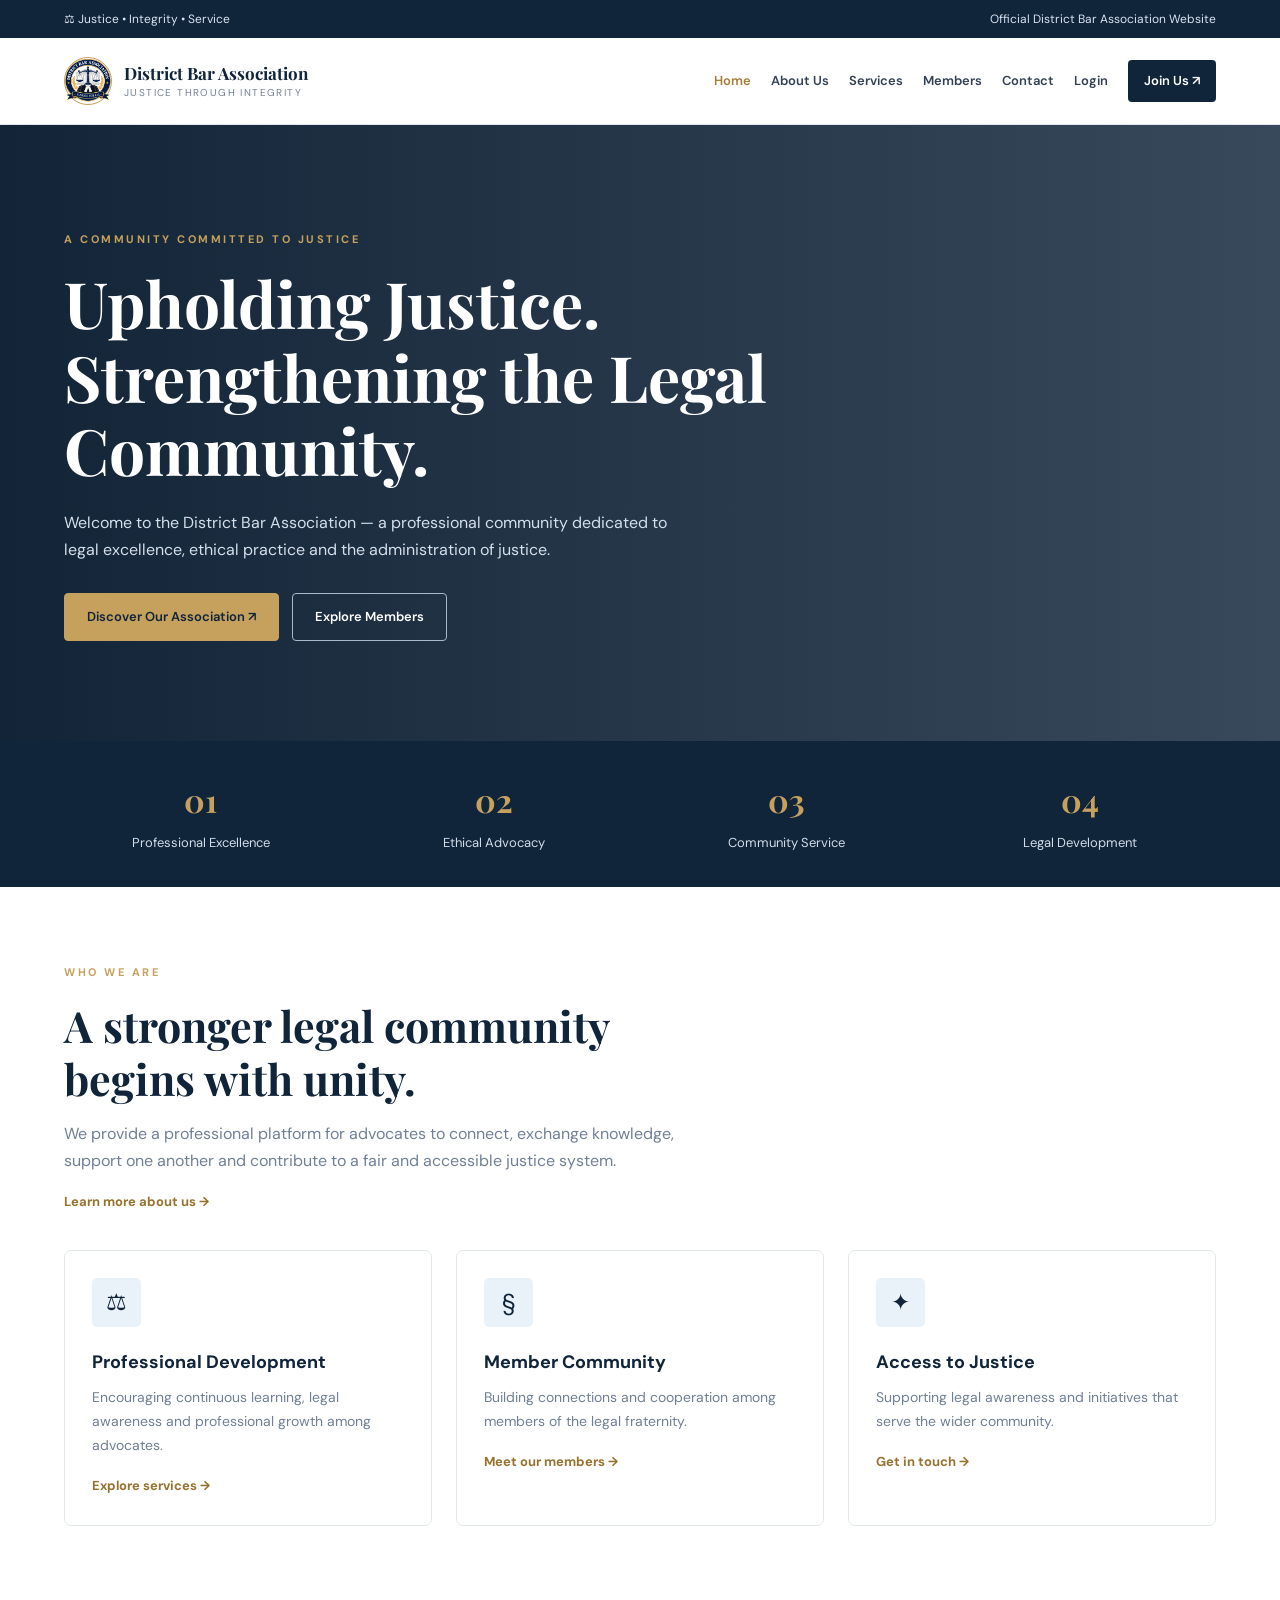
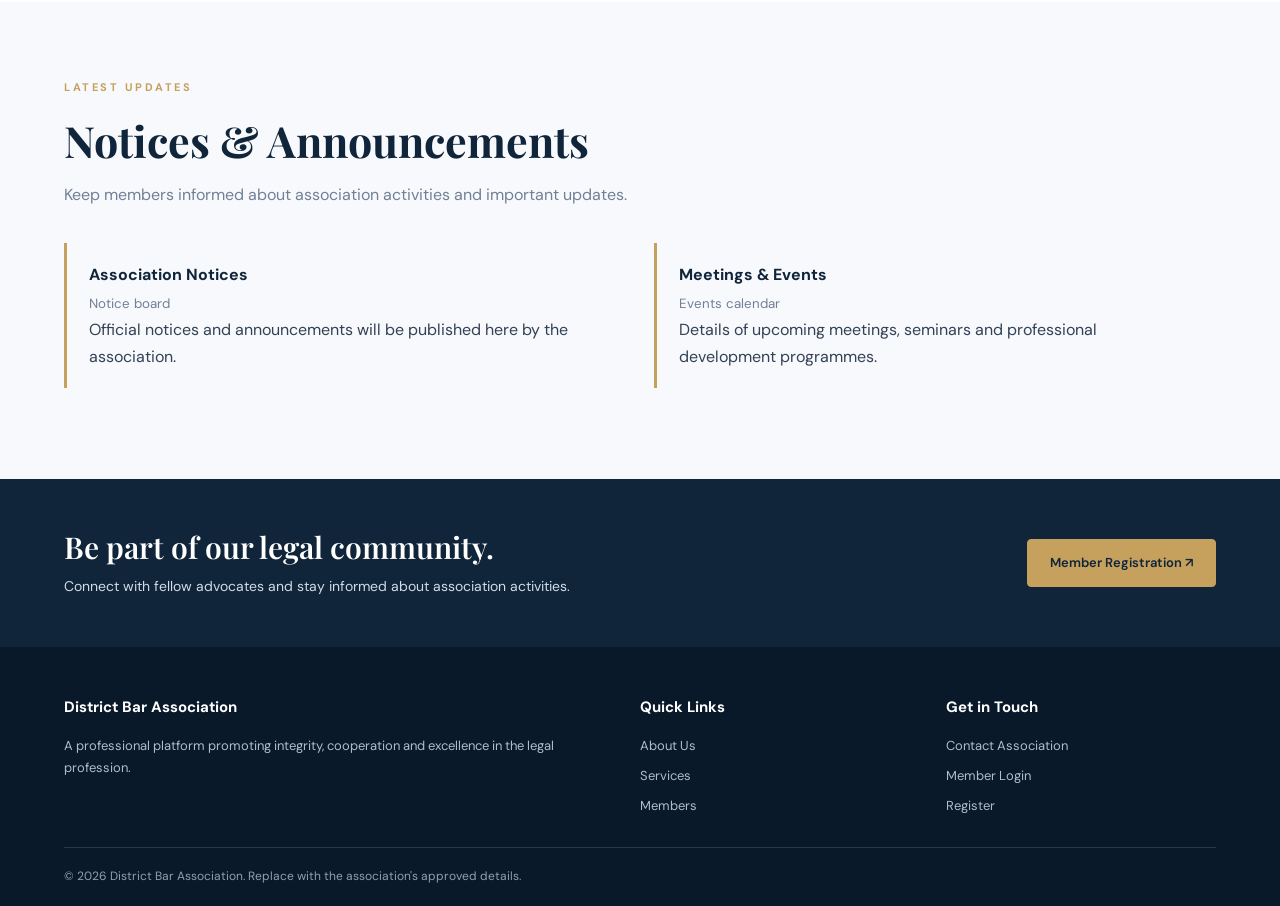
<file: index.html>
<!DOCTYPE html>
<html lang="en">
<head>
  <meta charset="UTF-8">
  <meta name="viewport" content="width=device-width, initial-scale=1.0">
  <title>Home | District Bar Association</title>
  <link rel="stylesheet" href="style.css">
</head>
<body>

<div class="topbar">
  <div class="container">
    <span>⚖ Justice • Integrity • Service</span>
    <span>Official District Bar Association Website</span>
  </div>
</div>

<header>
  <nav class="nav container">
    <a href="index.html" class="brand">
      <div class="brand-mark"><img src="./dba.png"></div>
      <div><h2>District Bar Association</h2><small>Justice through integrity</small></div>
    </a>
    <button class="nav-toggle" type="button" aria-label="Open navigation menu" aria-controls="navMenu" aria-expanded="false"><span class="nav-toggle-line"></span><span class="nav-toggle-line"></span><span class="nav-toggle-line"></span></button>
<div class="nav-links" id="navMenu">
      <a class="active" href="index.html">Home</a>
      <a href="about.html">About Us</a>
      <a href="services.html">Services</a>
      <a href="members.html">Members</a>
      <a href="contact.html">Contact</a>
      <a href="login.html">Login</a>
      <a class="nav-cta" href="register.html">Join Us ↗</a>
    </div>
  </nav>
</header>

<main>
  <section class="hero">
    <div class="container">
      <div class="eyebrow">A community committed to justice</div>
      <h1>Upholding Justice.<br>Strengthening the Legal Community.</h1>
      <p>
        Welcome to the District Bar Association — a professional community
        dedicated to legal excellence, ethical practice and the administration
        of justice.
      </p>
      <div class="hero-actions">
        <a href="about.html" class="btn btn-gold">Discover Our Association ↗</a>
        <a href="members.html" class="btn btn-outline">Explore Members</a>
      </div>
    </div>
  </section>

  <section class="stats">
    <div class="container stats-grid">
      <div class="stat"><strong>01</strong><span>Professional Excellence</span></div>
      <div class="stat"><strong>02</strong><span>Ethical Advocacy</span></div>
      <div class="stat"><strong>03</strong><span>Community Service</span></div>
      <div class="stat"><strong>04</strong><span>Legal Development</span></div>
    </div>
  </section>

  <section class="section">
    <div class="container">
      <div class="section-heading">
        <div class="eyebrow">Who we are</div>
        <h2>A stronger legal community begins with unity.</h2>
        <p>
          We provide a professional platform for advocates to connect,
          exchange knowledge, support one another and contribute to a fair
          and accessible justice system.
        </p>
        <a class="text-link" href="about.html">Learn more about us →</a>
      </div>

      <div class="grid-3">
        <article class="card">
          <div class="card-icon">⚖</div>
          <h3>Professional Development</h3>
          <p>Encouraging continuous learning, legal awareness and professional growth among advocates.</p>
          <a href="services.html" class="text-link">Explore services →</a>
        </article>
        <article class="card">
          <div class="card-icon">§</div>
          <h3>Member Community</h3>
          <p>Building connections and cooperation among members of the legal fraternity.</p>
          <a href="members.html" class="text-link">Meet our members →</a>
        </article>
        <article class="card">
          <div class="card-icon">✦</div>
          <h3>Access to Justice</h3>
          <p>Supporting legal awareness and initiatives that serve the wider community.</p>
          <a href="contact.html" class="text-link">Get in touch →</a>
        </article>
      </div>
    </div>
  </section>

  <section class="section section-soft">
    <div class="container">
      <div class="section-heading">
        <div class="eyebrow">Latest updates</div>
        <h2>Notices & Announcements</h2>
        <p>Keep members informed about association activities and important updates.</p>
      </div>
      <div class="grid-2">
        <div class="notice">
          <h3>Association Notices</h3>
          <small>Notice board</small>
          <p>Official notices and announcements will be published here by the association.</p>
        </div>
        <div class="notice">
          <h3>Meetings & Events</h3>
          <small>Events calendar</small>
          <p>Details of upcoming meetings, seminars and professional development programmes.</p>
        </div>
      </div>
    </div>
  </section>

  <section class="cta">
    <div class="container cta-inner">
      <div>
        <h2>Be part of our legal community.</h2>
        <p>Connect with fellow advocates and stay informed about association activities.</p>
      </div>
      <a class="btn btn-gold" href="register.html">Member Registration ↗</a>
    </div>
  </section>
</main>

<footer>
  <div class="container">
    <div class="footer-grid">
      <div>
        <h3>District Bar Association</h3>
        <p>A professional platform promoting integrity, cooperation and excellence in the legal profession.</p>
      </div>
      <div>
        <h3>Quick Links</h3>
        <div class="footer-links">
          <a href="about.html">About Us</a>
          <a href="services.html">Services</a>
          <a href="members.html">Members</a>
        </div>
      </div>
      <div>
        <h3>Get in Touch</h3>
        <div class="footer-links">
          <a href="contact.html">Contact Association</a>
          <a href="login.html">Member Login</a>
          <a href="register.html">Register</a>
        </div>
      </div>
    </div>
    <div class="footer-bottom">© 2026 District Bar Association. Replace with the association's approved details.</div>
  </div>
</footer>

  <script src="script.js" defer></script>
</body>
</html>
</file>
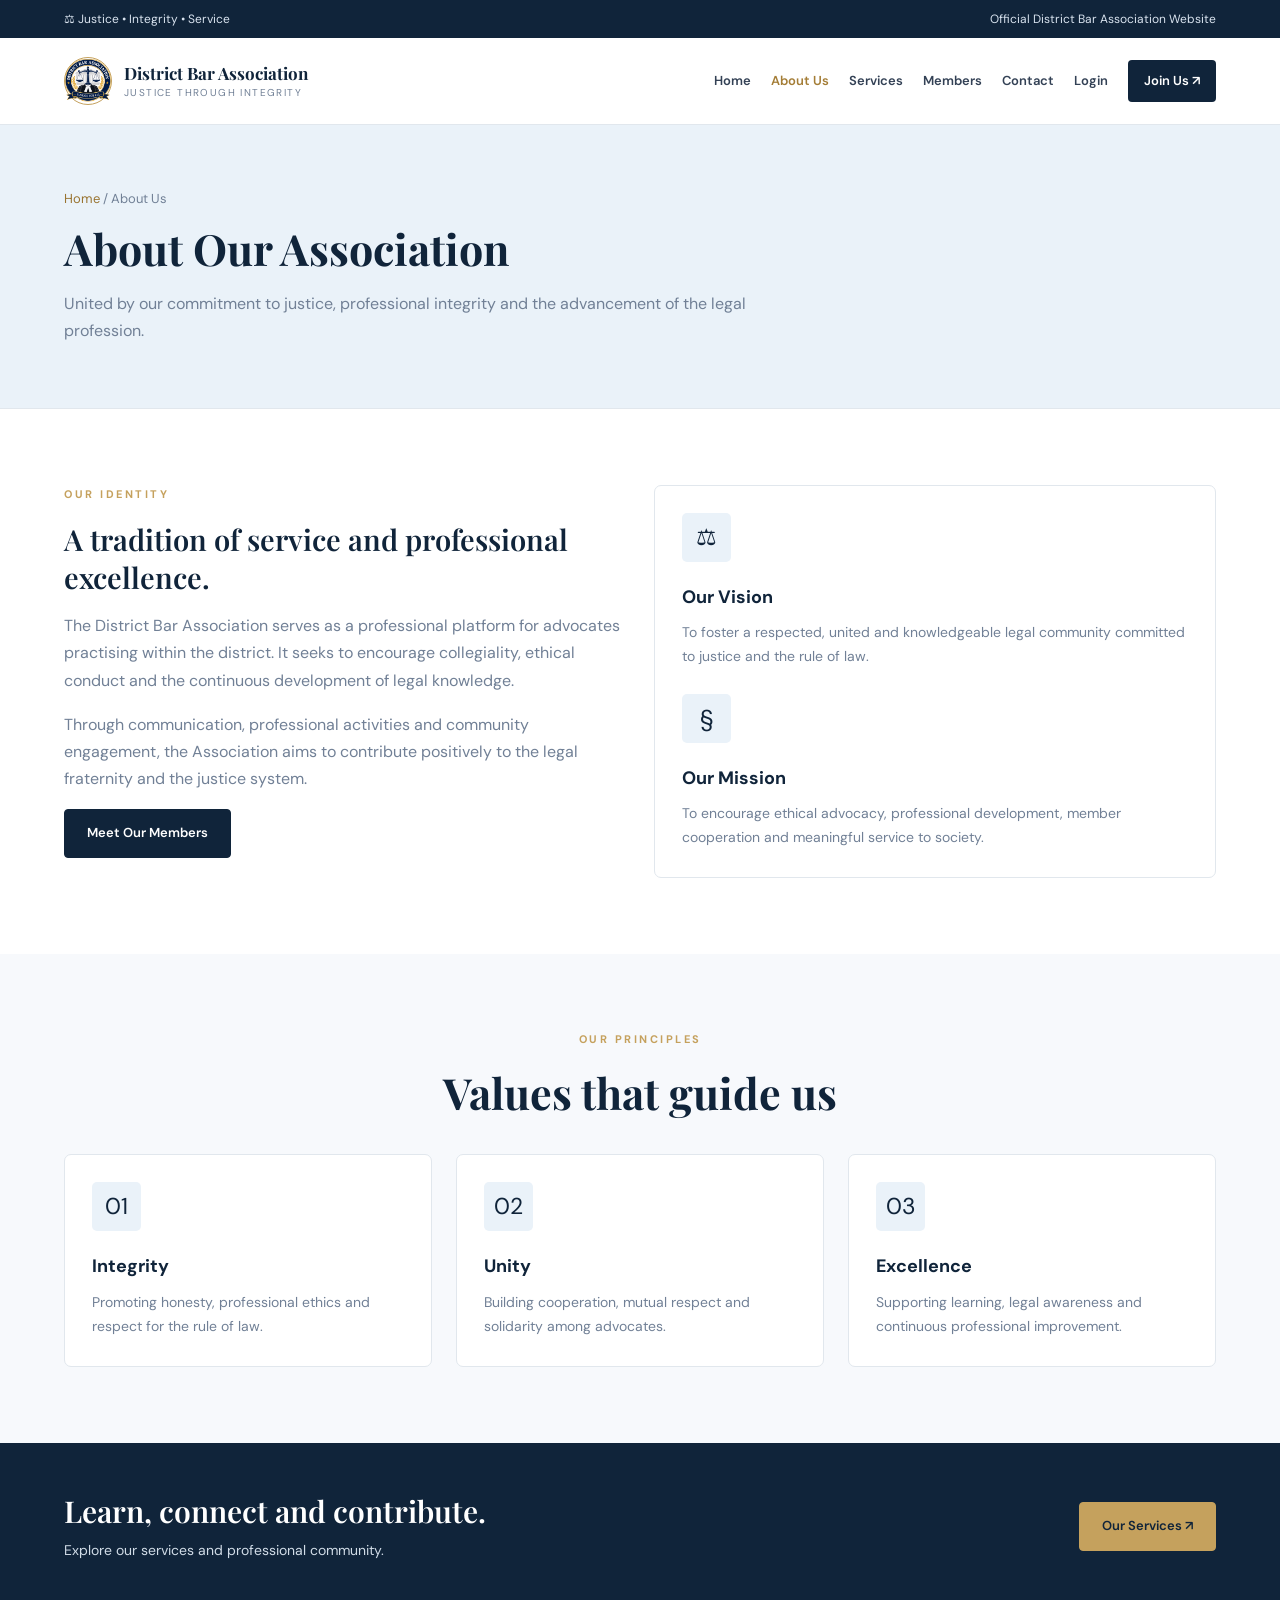
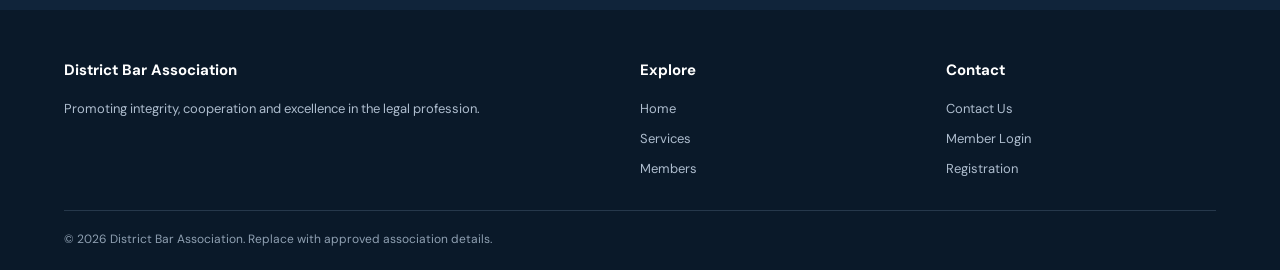
<file: about.html>
<!DOCTYPE html>
<html lang="en">
<head>
  <meta charset="UTF-8">
  <meta name="viewport" content="width=device-width, initial-scale=1.0">
  <title>About Us | District Bar Association</title>
  <link rel="stylesheet" href="style.css">
</head>
<body>
<div class="topbar"><div class="container"><span>⚖ Justice • Integrity • Service</span><span>Official District Bar Association Website</span></div></div>
<header><nav class="nav container">
  <a href="index.html" class="brand"><div class="brand-mark"><img src="./dba.png"></div><div><h2>District Bar Association</h2><small>Justice through integrity</small></div></a>
  <button class="nav-toggle" type="button" aria-label="Open navigation menu" aria-controls="navMenu" aria-expanded="false"><span class="nav-toggle-line"></span><span class="nav-toggle-line"></span><span class="nav-toggle-line"></span></button>
<div class="nav-links" id="navMenu">
    <a href="index.html">Home</a><a class="active" href="about.html">About Us</a>
    <a href="services.html">Services</a><a href="members.html">Members</a>
    <a href="contact.html">Contact</a><a href="login.html">Login</a>
    <a class="nav-cta" href="register.html">Join Us ↗</a>
  </div>
</nav></header>

<section class="page-banner"><div class="container">
  <div class="breadcrumb"><a href="index.html">Home</a> / About Us</div>
  <h1>About Our Association</h1>
  <p>United by our commitment to justice, professional integrity and the advancement of the legal profession.</p>
</div></section>

<section class="section"><div class="container grid-2">
  <div class="content-copy">
    <div class="eyebrow">Our identity</div>
    <h2>A tradition of service and professional excellence.</h2>
    <p>The District Bar Association serves as a professional platform for advocates practising within the district. It seeks to encourage collegiality, ethical conduct and the continuous development of legal knowledge.</p>
    <p>Through communication, professional activities and community engagement, the Association aims to contribute positively to the legal fraternity and the justice system.</p>
    <a href="members.html" class="btn">Meet Our Members</a>
  </div>
  <div class="card">
    <div class="card-icon">⚖</div>
    <h3>Our Vision</h3>
    <p>To foster a respected, united and knowledgeable legal community committed to justice and the rule of law.</p>
    <div class="card-icon" style="margin-top:25px">§</div>
    <h3>Our Mission</h3>
    <p>To encourage ethical advocacy, professional development, member cooperation and meaningful service to society.</p>
  </div>
</div></section>

<section class="section section-soft"><div class="container">
  <div class="section-heading center"><div class="eyebrow">Our principles</div><h2>Values that guide us</h2></div>
  <div class="grid-3">
    <article class="card"><div class="card-icon">01</div><h3>Integrity</h3><p>Promoting honesty, professional ethics and respect for the rule of law.</p></article>
    <article class="card"><div class="card-icon">02</div><h3>Unity</h3><p>Building cooperation, mutual respect and solidarity among advocates.</p></article>
    <article class="card"><div class="card-icon">03</div><h3>Excellence</h3><p>Supporting learning, legal awareness and continuous professional improvement.</p></article>
  </div>
</div></section>

<section class="cta"><div class="container cta-inner"><div><h2>Learn, connect and contribute.</h2><p>Explore our services and professional community.</p></div><a class="btn btn-gold" href="services.html">Our Services ↗</a></div></section>

<footer><div class="container">
  <div class="footer-grid">
    <div><h3>District Bar Association</h3><p>Promoting integrity, cooperation and excellence in the legal profession.</p></div>
    <div><h3>Explore</h3><div class="footer-links"><a href="index.html">Home</a><a href="services.html">Services</a><a href="members.html">Members</a></div></div>
    <div><h3>Contact</h3><div class="footer-links"><a href="contact.html">Contact Us</a><a href="login.html">Member Login</a><a href="register.html">Registration</a></div></div>
  </div>
  <div class="footer-bottom">© 2026 District Bar Association. Replace with approved association details.</div>
</div></footer>
  <script src="script.js" defer></script>
</body>
</html>
</file>
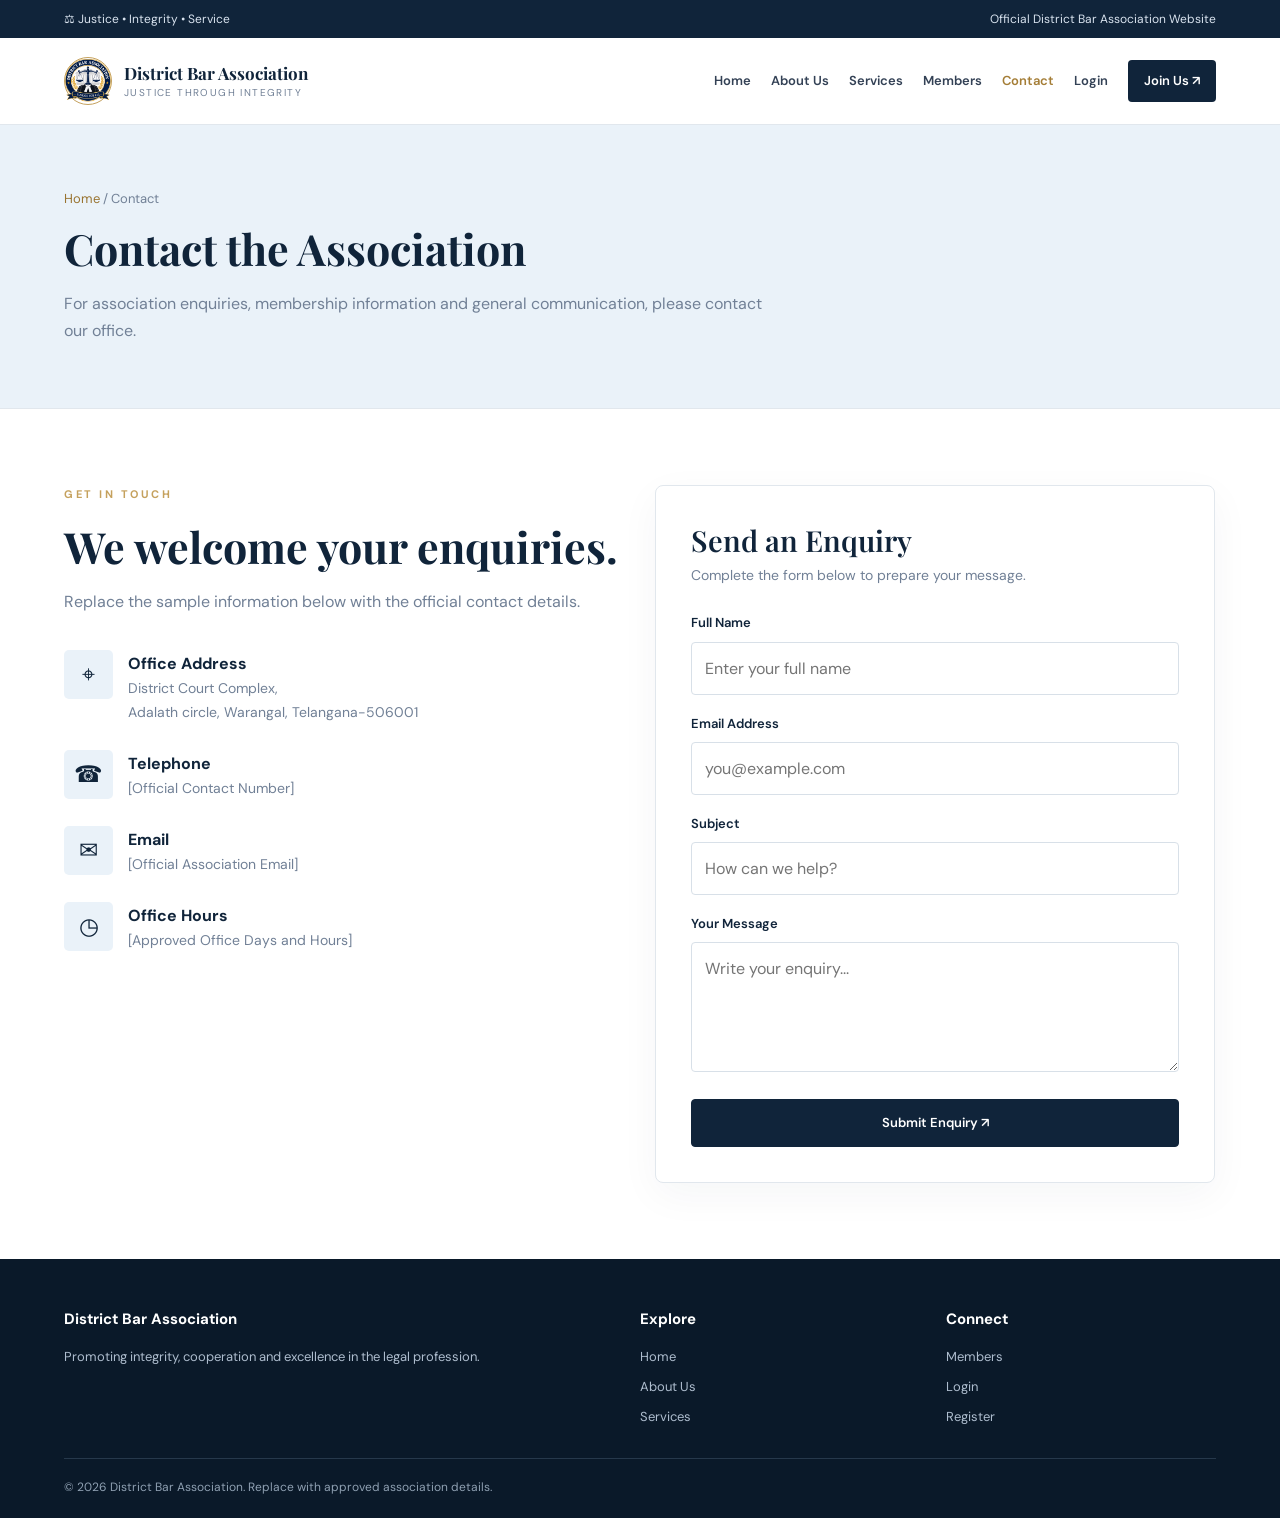
<file: contact.html>
<!DOCTYPE html>
<html lang="en">
<head>
  <meta charset="UTF-8">
  <meta name="viewport" content="width=device-width, initial-scale=1.0">
  <title>Contact | District Bar Association</title>
  <link rel="stylesheet" href="style.css">
</head>
<body>
<div class="topbar"><div class="container"><span>⚖ Justice • Integrity • Service</span><span>Official District Bar Association Website</span></div></div>
<header><nav class="nav container">
  <a href="index.html" class="brand"><div class="brand-mark"><img src="./dba.png"></div><div><h2>District Bar Association</h2><small>Justice through integrity</small></div></a>
  <button class="nav-toggle" type="button" aria-label="Open navigation menu" aria-controls="navMenu" aria-expanded="false"><span class="nav-toggle-line"></span><span class="nav-toggle-line"></span><span class="nav-toggle-line"></span></button>
<div class="nav-links" id="navMenu"><a href="index.html">Home</a><a href="about.html">About Us</a><a href="services.html">Services</a><a href="members.html">Members</a><a class="active" href="contact.html">Contact</a><a href="login.html">Login</a><a class="nav-cta" href="register.html">Join Us ↗</a></div>
</nav></header>

<section class="page-banner"><div class="container">
  <div class="breadcrumb"><a href="index.html">Home</a> / Contact</div>
  <h1>Contact the Association</h1>
  <p>For association enquiries, membership information and general communication, please contact our office.</p>
</div></section>

<section class="section"><div class="container grid-2">
  <div>
    <div class="section-heading"><div class="eyebrow">Get in touch</div><h2>We welcome your enquiries.</h2><p>Replace the sample information below with the official contact details.</p></div>
    <div class="contact-detail"><div class="card-icon">⌖</div><div><h3>Office Address</h3><p>District Court Complex,<br>Adalath circle, Warangal, Telangana-506001</p></div></div>
    <div class="contact-detail"><div class="card-icon">☎</div><div><h3>Telephone</h3><p>[Official Contact Number]</p></div></div>
    <div class="contact-detail"><div class="card-icon">✉</div><div><h3>Email</h3><p>[Official Association Email]</p></div></div>
    <div class="contact-detail"><div class="card-icon">◷</div><div><h3>Office Hours</h3><p>[Approved Office Days and Hours]</p></div></div>
  </div>

  <div class="form-card">
    <h2>Send an Enquiry</h2>
    <p class="intro">Complete the form below to prepare your message.</p>
    <form action="#" method="post" onsubmit="event.preventDefault(); alert('Demo form only. Connect a backend to send your enquiry.');">
      <div class="form-group"><label for="name">Full Name</label><input id="name" name="name" type="text" placeholder="Enter your full name" required></div>
      <div class="form-group"><label for="email">Email Address</label><input id="email" name="email" type="email" placeholder="you@example.com" required></div>
      <div class="form-group"><label for="subject">Subject</label><input id="subject" name="subject" type="text" placeholder="How can we help?" required></div>
      <div class="form-group"><label for="message">Your Message</label><textarea id="message" name="message" placeholder="Write your enquiry..." required></textarea></div>
      <button class="btn" type="submit">Submit Enquiry ↗</button>
    </form>
  </div>
</div></section>

<footer><div class="container"><div class="footer-grid">
  <div><h3>District Bar Association</h3><p>Promoting integrity, cooperation and excellence in the legal profession.</p></div>
  <div><h3>Explore</h3><div class="footer-links"><a href="index.html">Home</a><a href="about.html">About Us</a><a href="services.html">Services</a></div></div>
  <div><h3>Connect</h3><div class="footer-links"><a href="members.html">Members</a><a href="login.html">Login</a><a href="register.html">Register</a></div></div>
</div><div class="footer-bottom">© 2026 District Bar Association. Replace with approved association details.</div></div></footer>
  <script src="script.js" defer></script>
</body>
</html>
</file>
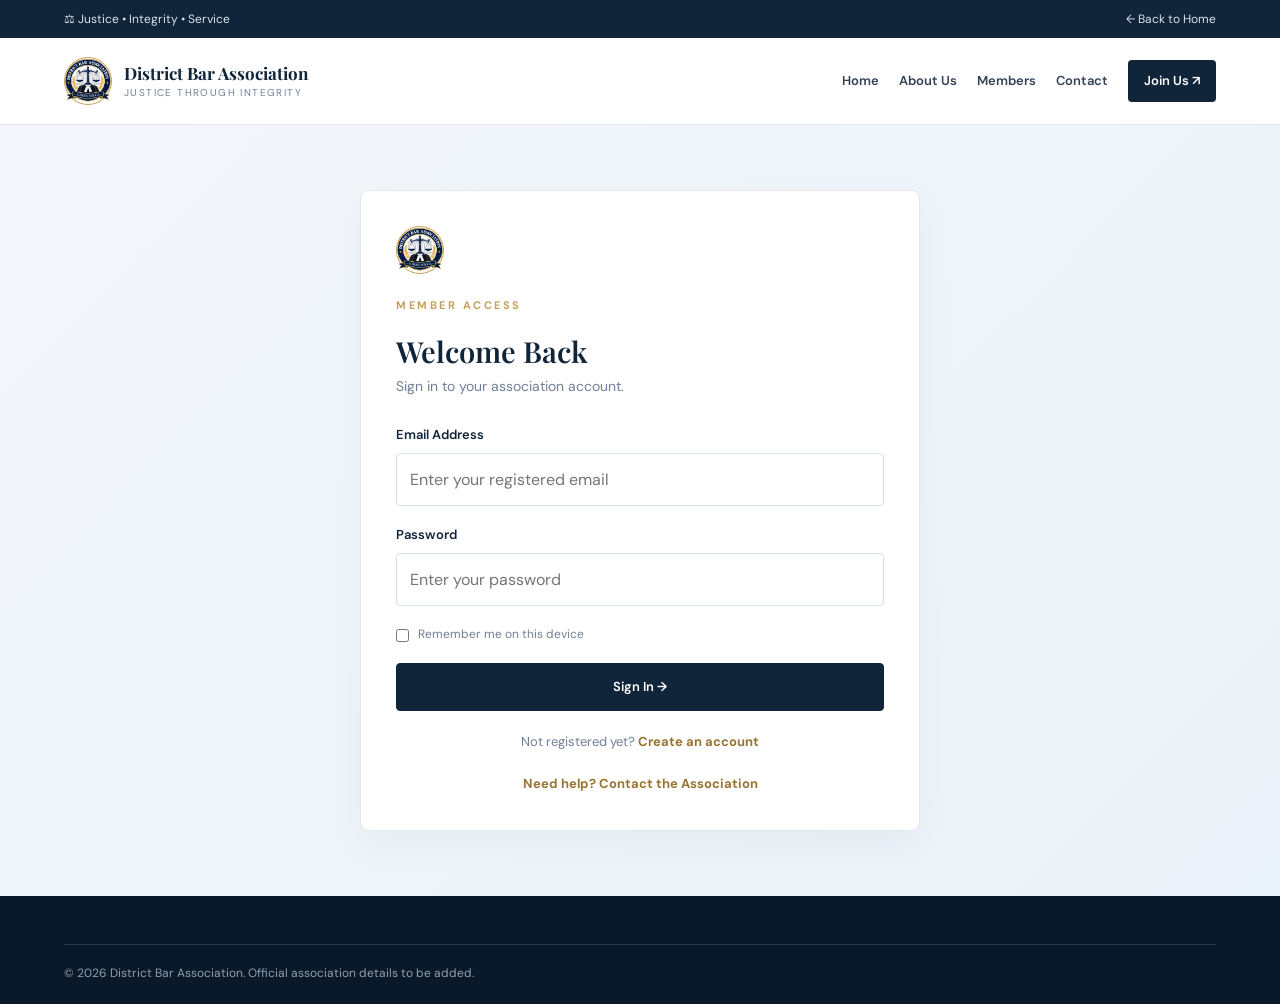
<file: login.html>
<!DOCTYPE html>
<html lang="en">
<head>
  <meta charset="UTF-8">
  <meta name="viewport" content="width=device-width, initial-scale=1.0">
  <title>Member Login | District Bar Association</title>
  <link rel="stylesheet" href="style.css">
</head>
<body>
<div class="topbar"><div class="container"><span>⚖ Justice • Integrity • Service</span><a href="index.html">← Back to Home</a></div></div>
<header><nav class="nav container">
  <a href="index.html" class="brand"><div class="brand-mark"><img src="./dba.png"></div><div><h2>District Bar Association</h2><small>Justice through integrity</small></div></a>
  <button class="nav-toggle" type="button" aria-label="Open navigation menu" aria-controls="navMenu" aria-expanded="false"><span class="nav-toggle-line"></span><span class="nav-toggle-line"></span><span class="nav-toggle-line"></span></button>
<div class="nav-links" id="navMenu"><a href="index.html">Home</a><a href="about.html">About Us</a><a href="members.html">Members</a><a href="contact.html">Contact</a><a class="nav-cta" href="register.html">Join Us ↗</a></div>
</nav></header>

<section class="auth-section">
  <div class="container">
    <div class="form-card">
      <div class="brand-mark" style="margin-bottom:22px"><img src="./dba.png"></div>
      <div class="eyebrow">Member access</div>
      <h2>Welcome Back</h2>
      <p class="intro">Sign in to your association account.</p>

      <form onsubmit="event.preventDefault(); alert('Demo only. Authentication is not connected.');">
        <div class="form-group">
          <label for="email">Email Address</label>
          <input id="email" type="email" placeholder="Enter your registered email" required autocomplete="username">
        </div>
        <div class="form-group">
          <label for="password">Password</label>
          <input id="password" type="password" placeholder="Enter your password" required autocomplete="current-password">
        </div>
        <label class="checkline">
          <input type="checkbox" name="remember">
          <span>Remember me on this device</span>
        </label>
        <button class="btn" type="submit">Sign In →</button>
      </form>

      <p class="form-note">Not registered yet? <a href="register.html">Create an account</a></p>
      <p class="form-note"><a href="contact.html">Need help? Contact the Association</a></p>
    </div>
  </div>
</section>

<footer><div class="container"><div class="footer-bottom">© 2026 District Bar Association. Official association details to be added.</div></div></footer>
  <script src="script.js" defer></script>
</body>
</html>
</file>
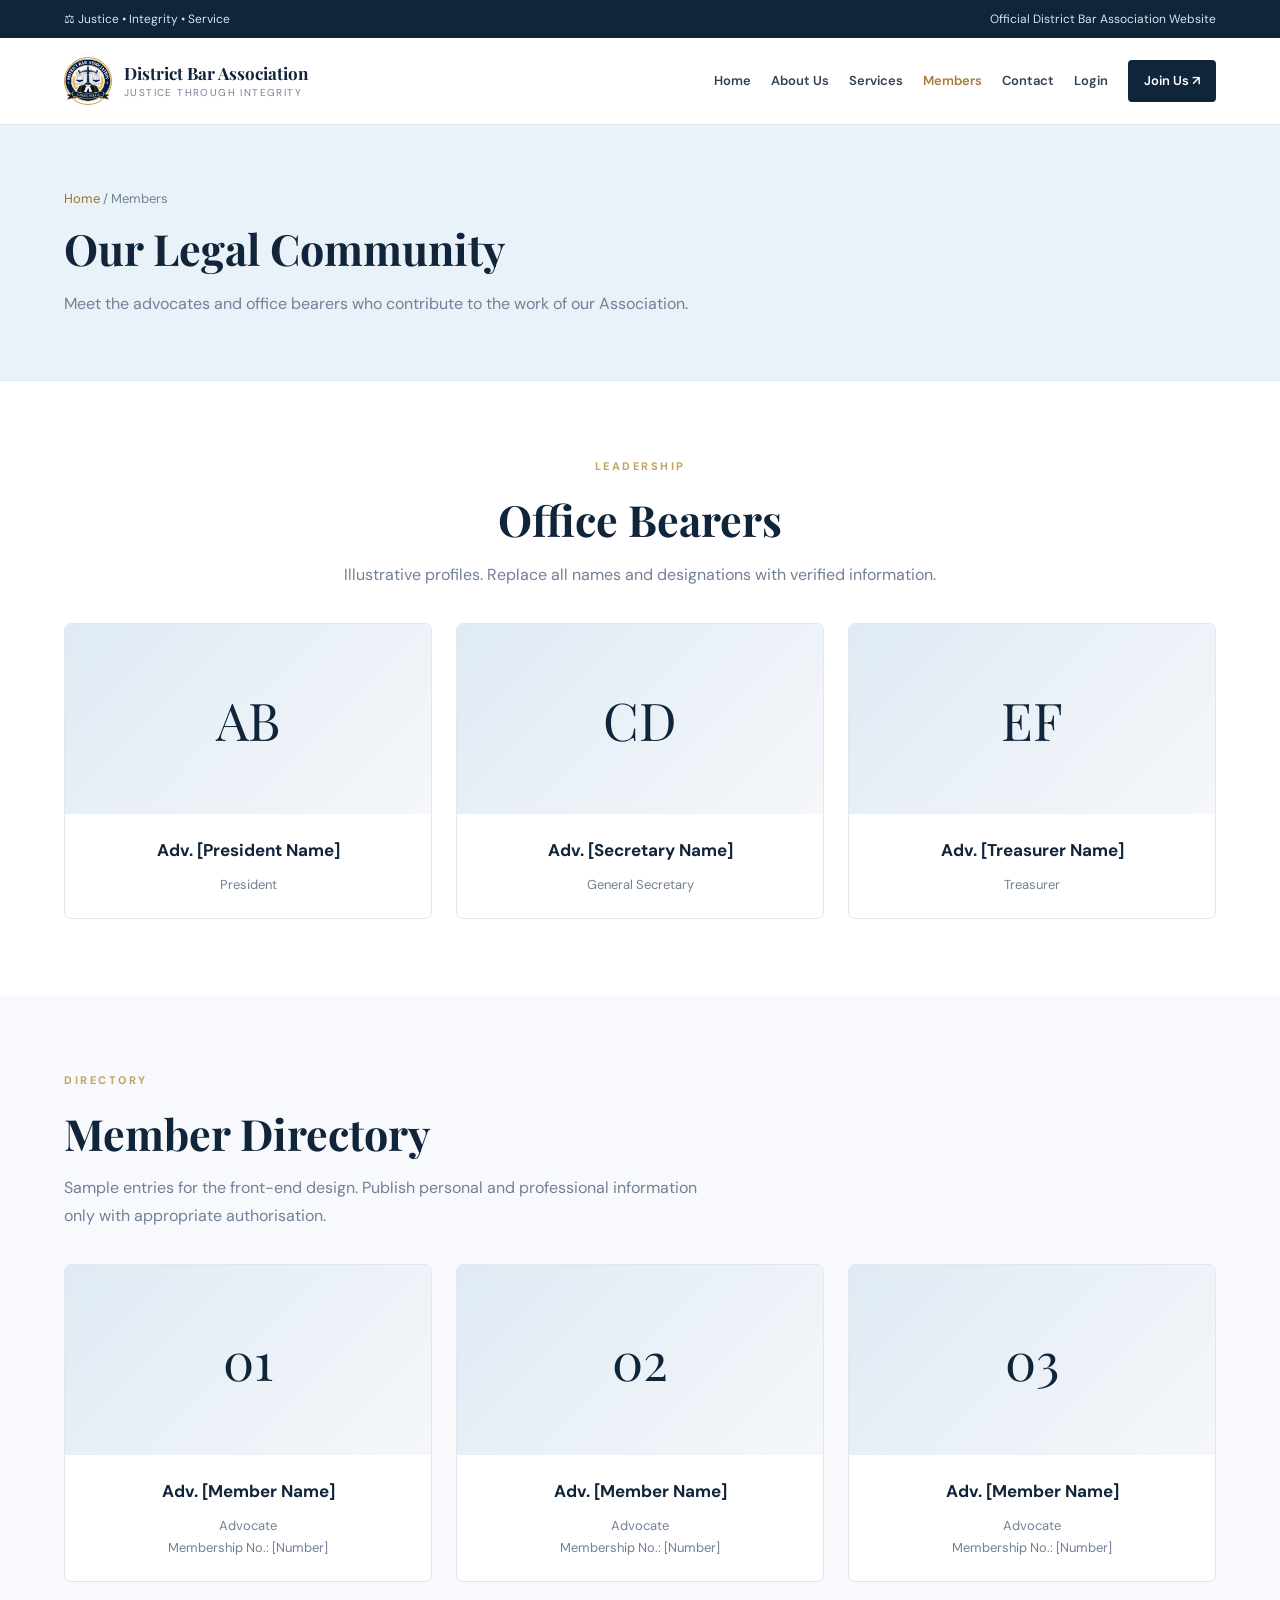
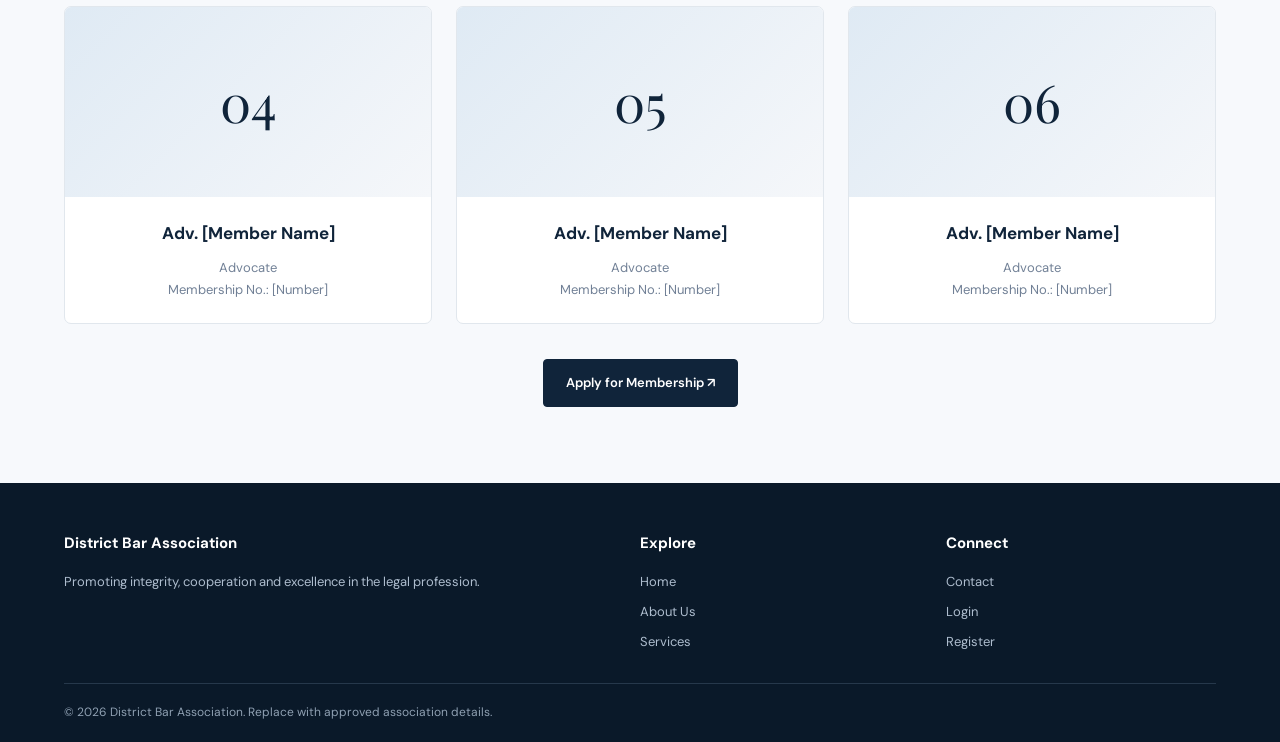
<file: members.html>
<!DOCTYPE html>
<html lang="en">
<head>
  <meta charset="UTF-8">
  <meta name="viewport" content="width=device-width, initial-scale=1.0">
  <title>Members | District Bar Association</title>
  <link rel="stylesheet" href="style.css">
</head>
<body>
<div class="topbar"><div class="container"><span>⚖ Justice • Integrity • Service</span><span>Official District Bar Association Website</span></div></div>
<header><nav class="nav container">
  <a href="index.html" class="brand"><div class="brand-mark"><img src="./dba.png"></div><div><h2>District Bar Association</h2><small>Justice through integrity</small></div></a>
  <button class="nav-toggle" type="button" aria-label="Open navigation menu" aria-controls="navMenu" aria-expanded="false"><span class="nav-toggle-line"></span><span class="nav-toggle-line"></span><span class="nav-toggle-line"></span></button>
<div class="nav-links" id="navMenu"><a href="index.html">Home</a><a href="about.html">About Us</a><a href="services.html">Services</a><a class="active" href="members.html">Members</a><a href="contact.html">Contact</a><a href="login.html">Login</a><a class="nav-cta" href="register.html">Join Us ↗</a></div>
</nav></header>

<section class="page-banner"><div class="container">
  <div class="breadcrumb"><a href="index.html">Home</a> / Members</div>
  <h1>Our Legal Community</h1>
  <p>Meet the advocates and office bearers who contribute to the work of our Association.</p>
</div></section>

<section class="section"><div class="container">
  <div class="section-heading center"><div class="eyebrow">Leadership</div><h2>Office Bearers</h2><p>Illustrative profiles. Replace all names and designations with verified information.</p></div>
  <div class="grid-3">
    <article class="card member-card"><div class="member-photo">AB</div><div class="member-info"><h3>Adv. [President Name]</h3><p>President</p></div></article>
    <article class="card member-card"><div class="member-photo">CD</div><div class="member-info"><h3>Adv. [Secretary Name]</h3><p>General Secretary</p></div></article>
    <article class="card member-card"><div class="member-photo">EF</div><div class="member-info"><h3>Adv. [Treasurer Name]</h3><p>Treasurer</p></div></article>
  </div>
</div></section>

<section class="section section-soft"><div class="container">
  <div class="section-heading"><div class="eyebrow">Directory</div><h2>Member Directory</h2><p>Sample entries for the front-end design. Publish personal and professional information only with appropriate authorisation.</p></div>
  <div class="grid-3">
    <article class="card member-card"><div class="member-photo">01</div><div class="member-info"><h3>Adv. [Member Name]</h3><p>Advocate</p><p>Membership No.: [Number]</p></div></article>
    <article class="card member-card"><div class="member-photo">02</div><div class="member-info"><h3>Adv. [Member Name]</h3><p>Advocate</p><p>Membership No.: [Number]</p></div></article>
    <article class="card member-card"><div class="member-photo">03</div><div class="member-info"><h3>Adv. [Member Name]</h3><p>Advocate</p><p>Membership No.: [Number]</p></div></article>
    <article class="card member-card"><div class="member-photo">04</div><div class="member-info"><h3>Adv. [Member Name]</h3><p>Advocate</p><p>Membership No.: [Number]</p></div></article>
    <article class="card member-card"><div class="member-photo">05</div><div class="member-info"><h3>Adv. [Member Name]</h3><p>Advocate</p><p>Membership No.: [Number]</p></div></article>
    <article class="card member-card"><div class="member-photo">06</div><div class="member-info"><h3>Adv. [Member Name]</h3><p>Advocate</p><p>Membership No.: [Number]</p></div></article>
  </div>
  <div style="text-align:center;margin-top:35px"><a class="btn" href="register.html">Apply for Membership ↗</a></div>
</div></section>

<footer><div class="container"><div class="footer-grid">
  <div><h3>District Bar Association</h3><p>Promoting integrity, cooperation and excellence in the legal profession.</p></div>
  <div><h3>Explore</h3><div class="footer-links"><a href="index.html">Home</a><a href="about.html">About Us</a><a href="services.html">Services</a></div></div>
  <div><h3>Connect</h3><div class="footer-links"><a href="contact.html">Contact</a><a href="login.html">Login</a><a href="register.html">Register</a></div></div>
</div><div class="footer-bottom">© 2026 District Bar Association. Replace with approved association details.</div></div></footer>
  <script src="script.js" defer></script>
</body>
</html>
</file>
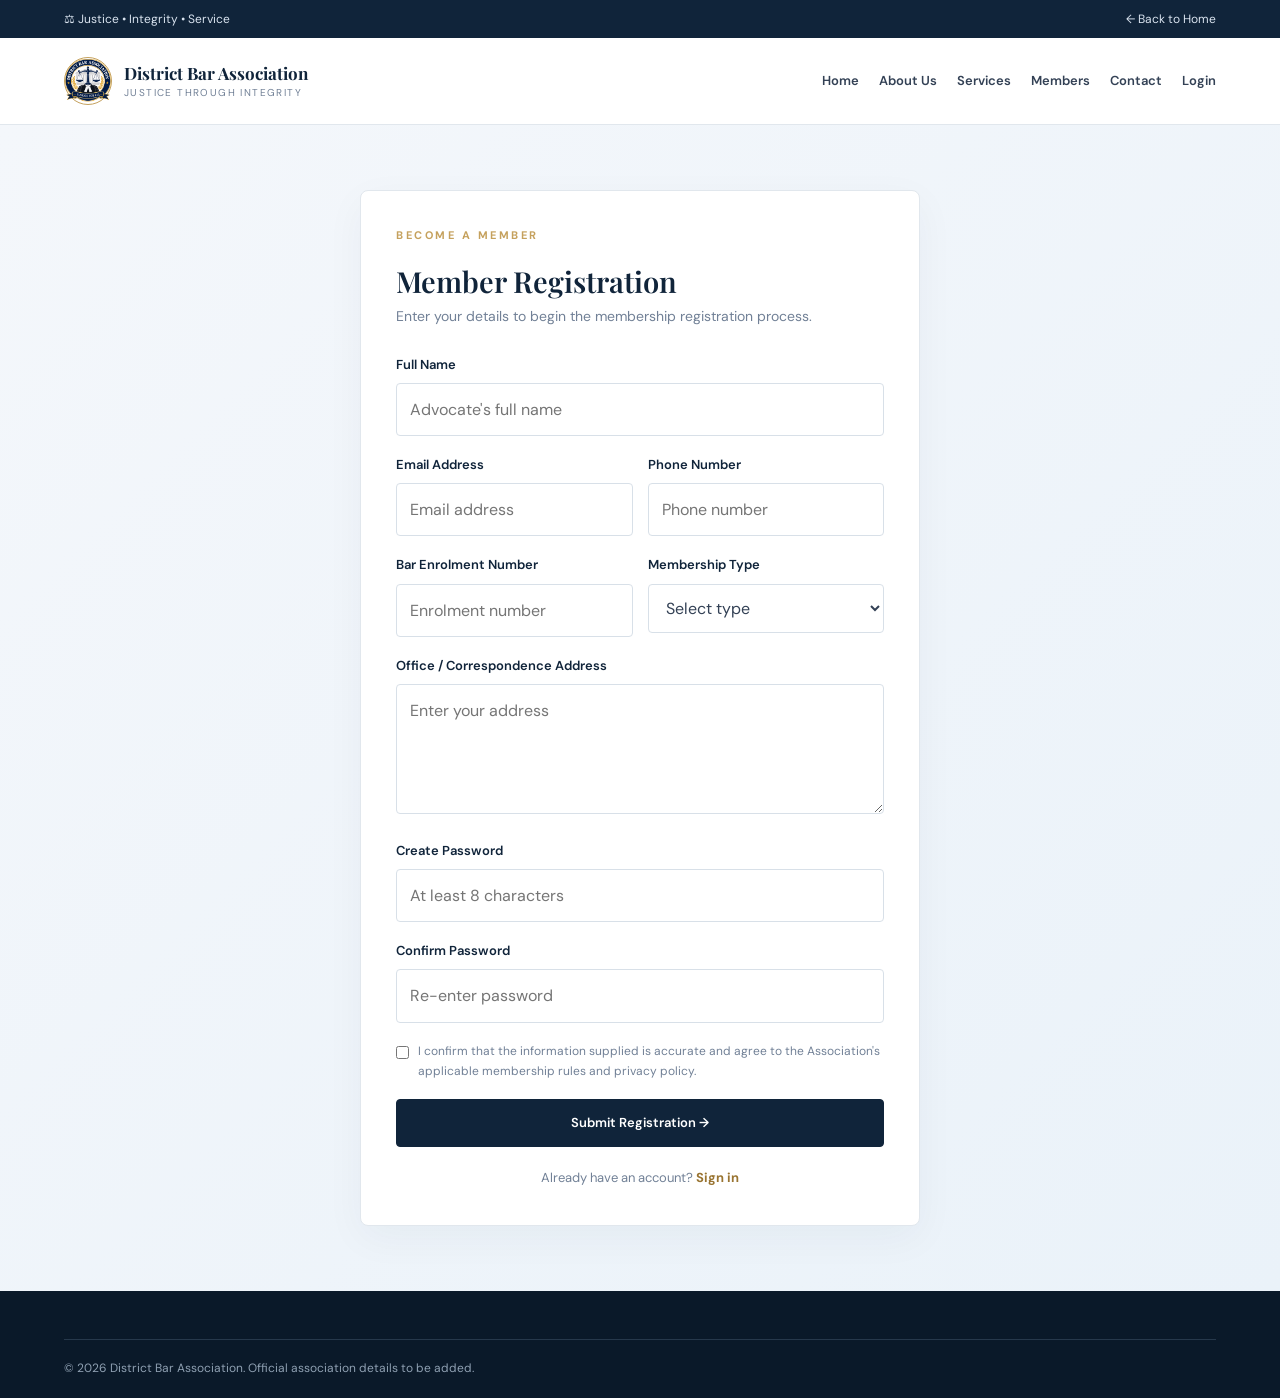
<file: register.html>
<!DOCTYPE html>
<html lang="en">
<head>
  <meta charset="UTF-8">
  <meta name="viewport" content="width=device-width, initial-scale=1.0">
  <title>Member Registration | District Bar Association</title>
  <link rel="stylesheet" href="style.css">
</head>
<body>
<div class="topbar"><div class="container"><span>⚖ Justice • Integrity • Service</span><a href="index.html">← Back to Home</a></div></div>
<header><nav class="nav container">
  <a href="index.html" class="brand"><div class="brand-mark"><img src="./dba.png"></div><div><h2>District Bar Association</h2><small>Justice through integrity</small></div></a>
  <button class="nav-toggle" type="button" aria-label="Open navigation menu" aria-controls="navMenu" aria-expanded="false"><span class="nav-toggle-line"></span><span class="nav-toggle-line"></span><span class="nav-toggle-line"></span></button>
<div class="nav-links" id="navMenu"><a href="index.html">Home</a><a href="about.html">About Us</a><a href="services.html">Services</a><a href="members.html">Members</a><a href="contact.html">Contact</a><a href="login.html">Login</a></div>
</nav></header>

<section class="auth-section">
  <div class="container">
    <div class="form-card">
      <div class="eyebrow">Become a member</div>
      <h2>Member Registration</h2>
      <p class="intro">Enter your details to begin the membership registration process.</p>

      <form onsubmit="event.preventDefault(); alert('Demo only. Your registration has not been saved. Connect a secure backend to process applications.');">
        <div class="form-group">
          <label for="fullname">Full Name</label>
          <input id="fullname" name="fullname" type="text" placeholder="Advocate's full name" required autocomplete="name">
        </div>

        <div class="form-row">
          <div class="form-group">
            <label for="regemail">Email Address</label>
            <input id="regemail" name="email" type="email" placeholder="Email address" required autocomplete="email">
          </div>
          <div class="form-group">
            <label for="phone">Phone Number</label>
            <input id="phone" name="phone" type="tel" placeholder="Phone number" required autocomplete="tel">
          </div>
        </div>

        <div class="form-row">
          <div class="form-group">
            <label for="enrolment">Bar Enrolment Number</label>
            <input id="enrolment" name="enrolment" type="text" placeholder="Enrolment number" required>
          </div>
          <div class="form-group">
            <label for="membertype">Membership Type</label>
            <select id="membertype" name="membertype" required>
              <option value="">Select type</option>
              <option value="ordinary">Ordinary Member</option>
              <option value="life">Life Member</option>
              <option value="other">Other / To Be Verified</option>
            </select>
          </div>
        </div>

        <div class="form-group">
          <label for="address">Office / Correspondence Address</label>
          <textarea id="address" name="address" placeholder="Enter your address" required></textarea>
        </div>

        <div class="form-group">
          <label for="newpassword">Create Password</label>
          <input id="newpassword" name="password" type="password" placeholder="At least 8 characters" minlength="8" required autocomplete="new-password">
        </div>

        <div class="form-group">
          <label for="confirm">Confirm Password</label>
          <input id="confirm" name="confirm" type="password" placeholder="Re-enter password" minlength="8" required autocomplete="new-password">
        </div>

        <label class="checkline">
          <input type="checkbox" required>
          <span>I confirm that the information supplied is accurate and agree to the Association's applicable membership rules and privacy policy.</span>
        </label>

        <button class="btn" type="submit">Submit Registration →</button>
      </form>

      <p class="form-note">Already have an account? <a href="login.html">Sign in</a></p>
    </div>
  </div>
</section>

<footer><div class="container"><div class="footer-bottom">© 2026 District Bar Association. Official association details to be added.</div></div></footer>
  <script src="script.js" defer></script>
</body>
</html>
</file>
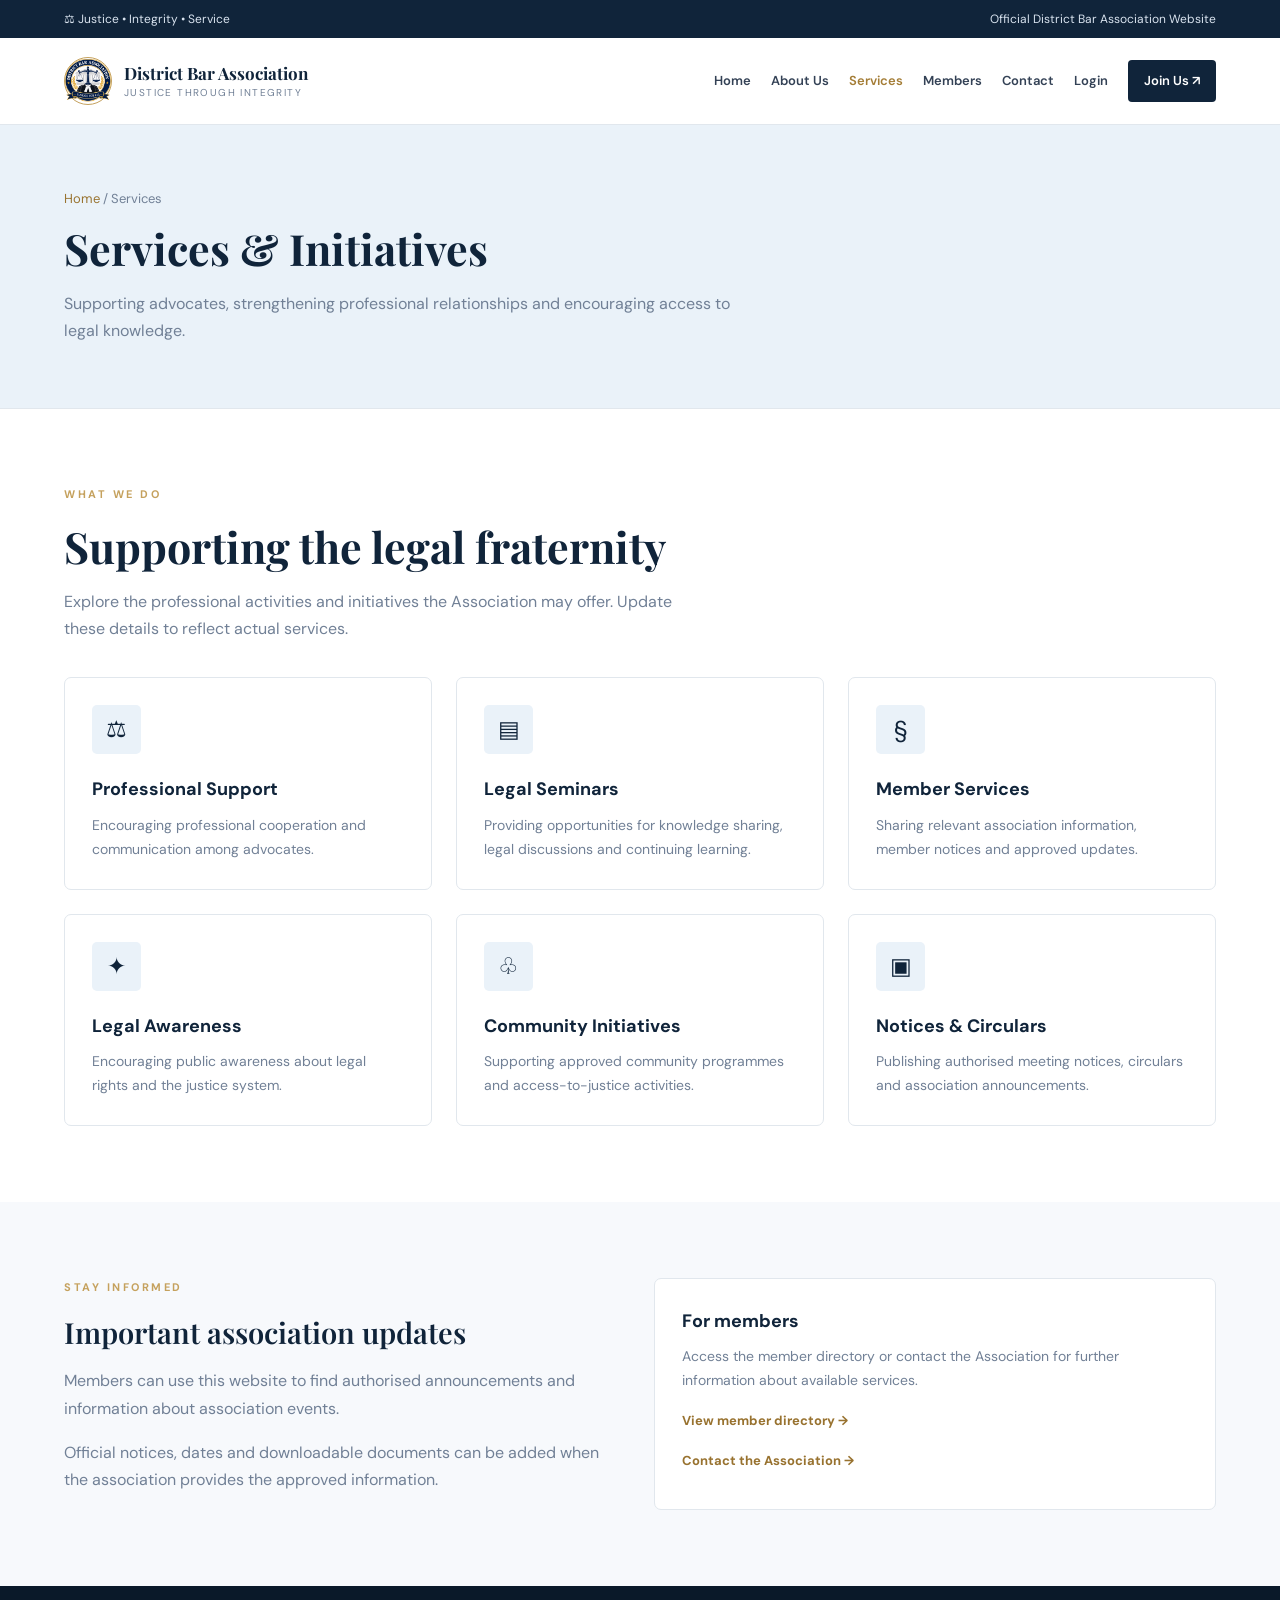
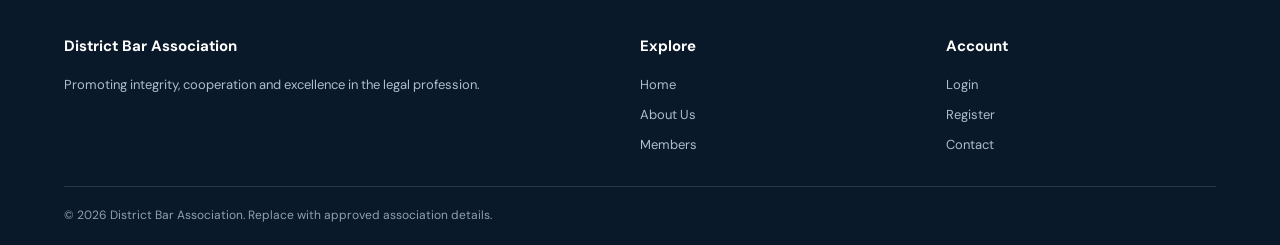
<file: services.html>
<!DOCTYPE html>
<html lang="en">
<head>
  <meta charset="UTF-8">
  <meta name="viewport" content="width=device-width, initial-scale=1.0">
  <title>Services | District Bar Association</title>
  <link rel="stylesheet" href="style.css">
</head>
<body>
<div class="topbar"><div class="container"><span>⚖ Justice • Integrity • Service</span><span>Official District Bar Association Website</span></div></div>
<header><nav class="nav container">
  <a href="index.html" class="brand"><div class="brand-mark"><img src="./dba.png"></div><div><h2>District Bar Association</h2><small>Justice through integrity</small></div></a>
  <button class="nav-toggle" type="button" aria-label="Open navigation menu" aria-controls="navMenu" aria-expanded="false"><span class="nav-toggle-line"></span><span class="nav-toggle-line"></span><span class="nav-toggle-line"></span></button>
<div class="nav-links" id="navMenu"><a href="index.html">Home</a><a href="about.html">About Us</a><a class="active" href="services.html">Services</a><a href="members.html">Members</a><a href="contact.html">Contact</a><a href="login.html">Login</a><a class="nav-cta" href="register.html">Join Us ↗</a></div>
</nav></header>

<section class="page-banner"><div class="container">
  <div class="breadcrumb"><a href="index.html">Home</a> / Services</div>
  <h1>Services & Initiatives</h1>
  <p>Supporting advocates, strengthening professional relationships and encouraging access to legal knowledge.</p>
</div></section>

<section class="section"><div class="container">
  <div class="section-heading"><div class="eyebrow">What we do</div><h2>Supporting the legal fraternity</h2><p>Explore the professional activities and initiatives the Association may offer. Update these details to reflect actual services.</p></div>
  <div class="grid-3">
    <article class="card"><div class="card-icon">⚖</div><h3>Professional Support</h3><p>Encouraging professional cooperation and communication among advocates.</p></article>
    <article class="card"><div class="card-icon">▤</div><h3>Legal Seminars</h3><p>Providing opportunities for knowledge sharing, legal discussions and continuing learning.</p></article>
    <article class="card"><div class="card-icon">§</div><h3>Member Services</h3><p>Sharing relevant association information, member notices and approved updates.</p></article>
    <article class="card"><div class="card-icon">✦</div><h3>Legal Awareness</h3><p>Encouraging public awareness about legal rights and the justice system.</p></article>
    <article class="card"><div class="card-icon">♧</div><h3>Community Initiatives</h3><p>Supporting approved community programmes and access-to-justice activities.</p></article>
    <article class="card"><div class="card-icon">▣</div><h3>Notices & Circulars</h3><p>Publishing authorised meeting notices, circulars and association announcements.</p></article>
  </div>
</div></section>

<section class="section section-soft"><div class="container grid-2">
  <div class="content-copy"><div class="eyebrow">Stay informed</div><h2>Important association updates</h2><p>Members can use this website to find authorised announcements and information about association events.</p><p>Official notices, dates and downloadable documents can be added when the association provides the approved information.</p></div>
  <div class="card"><h3>For members</h3><p>Access the member directory or contact the Association for further information about available services.</p><a class="text-link" href="members.html">View member directory →</a><br><a class="text-link" href="contact.html">Contact the Association →</a></div>
</div></section>

<footer><div class="container"><div class="footer-grid">
  <div><h3>District Bar Association</h3><p>Promoting integrity, cooperation and excellence in the legal profession.</p></div>
  <div><h3>Explore</h3><div class="footer-links"><a href="index.html">Home</a><a href="about.html">About Us</a><a href="members.html">Members</a></div></div>
  <div><h3>Account</h3><div class="footer-links"><a href="login.html">Login</a><a href="register.html">Register</a><a href="contact.html">Contact</a></div></div>
</div><div class="footer-bottom">© 2026 District Bar Association. Replace with approved association details.</div></div></footer>
  <script src="script.js" defer></script>
</body>
</html>
</file>
<file: style.css>
/* DISTRICT BAR ASSOCIATION - SHARED STYLES */
@import url('https://fonts.googleapis.com/css2?family=DM+Sans:wght@400;500;600;700&family=Playfair+Display:wght@500;600;700&display=swap');

:root {
  --navy: #10243a;
  --navy-light: #1b3855;
  --blue: #eaf2f9;
  --gold: #c5a15d;
  --white: #ffffff;
  --text: #334155;
  --muted: #718096;
  --border: #e1e7ed;
  --light: #f7f9fc;
}

* {
  margin: 0;
  padding: 0;
  box-sizing: border-box;
}

html { scroll-behavior: smooth; }

body {
  font-family: 'DM Sans', sans-serif;
  color: var(--text);
  line-height: 1.7;
  background: var(--white);
}

a { text-decoration: none; color: inherit; }
button, input, textarea, select { font: inherit; }
img { max-width: 100%; display: block; }

.container {
  width: min(1160px, 90%);
  margin: auto;
}

.topbar {
  background: var(--navy);
  color: #d9e3ef;
  font-size: 12px;
  padding: 9px 0;
}

.topbar .container {
  display: flex;
  justify-content: space-between;
  gap: 12px;
  flex-wrap: wrap;
}

header {
  background: white;
  border-bottom: 1px solid var(--border);
  position: sticky;
  top: 0;
  z-index: 10;
}

.nav {
  min-height: 86px;
  display: flex;
  align-items: center;
  justify-content: space-between;
  gap: 24px;
}

.brand {
  display: flex;
  align-items: center;
  gap: 12px;
  color: var(--navy);
  flex-shrink: 0;
}

.brand-mark {
  width: 48px;
  height: 48px;
  border: 1px solid var(--gold);
  display: grid;
  place-items: center;
  border-radius: 50%;
  color: var(--gold);
  font-family: Georgia, serif;
  font-size: 24px;
}

.brand h2 {
  font-family: 'Playfair Display', serif;
  font-size: 17px;
  line-height: 1.3;
}

.brand small {
  display: block;
  color: var(--muted);
  font-size: 10px;
  letter-spacing: 1.4px;
  text-transform: uppercase;
}

.nav-links {
  display: flex;
  align-items: center;
  gap: 20px;
  flex-wrap: wrap;
  font-size: 13px;
  font-weight: 600;
}

.nav-links a:hover,
.nav-links a.active { color: #a47d36; }

.nav-links .nav-cta {
  background: var(--navy);
  color: white;
  padding: 10px 16px;
  border-radius: 4px;
}

.nav-links .nav-cta:hover { background: var(--navy-light); color: white; }

.hero {
  background:
    linear-gradient(90deg, rgba(10, 29, 48, .97), rgba(16, 36, 58, .83)),
    url('https://images.unsplash.com/photo-1589829545856-d10d557cf95f?auto=format&fit=crop&w=1800&q=85')
    center/cover;
  color: white;
  padding: 105px 0 100px;
}

.eyebrow {
  color: var(--gold);
  text-transform: uppercase;
  letter-spacing: 2.5px;
  font-size: 11px;
  font-weight: 700;
  margin-bottom: 17px;
}

.hero h1 {
  font-family: 'Playfair Display', serif;
  font-size: clamp(38px, 5vw, 66px);
  line-height: 1.15;
  max-width: 740px;
  margin-bottom: 22px;
}

.hero p {
  color: #d4dfeb;
  max-width: 610px;
  margin-bottom: 30px;
}

.hero-actions {
  display: flex;
  gap: 13px;
  flex-wrap: wrap;
}

.btn {
  display: inline-flex;
  align-items: center;
  justify-content: center;
  padding: 12px 22px;
  border: 1px solid var(--navy);
  background: var(--navy);
  color: white;
  font-weight: 600;
  font-size: 13px;
  border-radius: 4px;
  cursor: pointer;
  transition: .2s ease;
}

.btn:hover { background: var(--navy-light); }
.btn-gold { background: var(--gold); border-color: var(--gold); color: var(--navy); }
.btn-gold:hover { background: #d6b779; }
.btn-outline { background: transparent; border-color: #aab8c7; color: white; }
.btn-outline:hover { background: white; color: var(--navy); }

.section { padding: 76px 0; }
.section-soft { background: var(--light); }

.section-heading {
  max-width: 650px;
  margin-bottom: 35px;
}

.section-heading.center { text-align: center; margin-inline: auto; }

.section-heading h2,
.page-banner h1 {
  font-family: 'Playfair Display', serif;
  color: var(--navy);
  font-size: clamp(30px, 4vw, 43px);
  line-height: 1.25;
  margin-bottom: 14px;
}

.section-heading p { color: var(--muted); }

.grid-3 {
  display: grid;
  grid-template-columns: repeat(3, minmax(0, 1fr));
  gap: 24px;
}

.grid-2 {
  display: grid;
  grid-template-columns: repeat(2, minmax(0, 1fr));
  gap: 28px;
}

.card {
  border: 1px solid var(--border);
  background: white;
  padding: 27px;
  border-radius: 7px;
  transition: transform .2s, box-shadow .2s;
}

.card:hover {
  transform: translateY(-4px);
  box-shadow: 0 14px 35px #10243a0d;
}

.card-icon {
  width: 49px;
  height: 49px;
  display: grid;
  place-items: center;
  background: var(--blue);
  color: var(--navy);
  font-size: 23px;
  border-radius: 5px;
  margin-bottom: 20px;
}

.card h3 { color: var(--navy); margin-bottom: 9px; font-size: 18px; }
.card p { color: var(--muted); font-size: 14px; }

.text-link {
  display: inline-block;
  margin-top: 17px;
  color: #98722f;
  font-size: 13px;
  font-weight: 700;
}

.stats {
  background: var(--navy);
  color: white;
  padding: 32px 0;
}

.stats-grid {
  display: grid;
  grid-template-columns: repeat(4, 1fr);
  gap: 20px;
  text-align: center;
}

.stat strong {
  display: block;
  font-family: 'Playfair Display', serif;
  font-size: 32px;
  color: var(--gold);
}

.stat span { font-size: 13px; color: #d1dce7; }

.page-banner {
  background: var(--blue);
  padding: 63px 0;
  border-bottom: 1px solid var(--border);
}

.breadcrumb { color: var(--muted); font-size: 13px; margin-bottom: 12px; }
.breadcrumb a { color: #997431; }
.page-banner p { max-width: 700px; color: var(--muted); }

.content-copy h2 {
  font: 600 29px 'Playfair Display', serif;
  color: var(--navy);
  margin-bottom: 16px;
}

.content-copy p { margin-bottom: 17px; color: var(--muted); }

.notice {
  border-left: 3px solid var(--gold);
  background: #f7f9fc;
  padding: 18px 22px;
  margin-bottom: 15px;
}

.notice h3 { font-size: 16px; color: var(--navy); }
.notice small { color: var(--muted); }

.member-card { padding: 0; overflow: hidden; text-align: center; }
.member-photo {
  height: 190px;
  display: grid;
  place-items: center;
  background: linear-gradient(135deg, #dfeaf4, #f5f7fa);
  color: var(--navy);
  font: 52px 'Playfair Display', serif;
}
.member-info { padding: 22px; }
.member-info h3 { color: var(--navy); font-size: 17px; }
.member-info p { color: var(--muted); font-size: 13px; }

.form-card {
  width: min(560px, 100%);
  margin: auto;
  padding: 35px;
  border: 1px solid var(--border);
  border-radius: 8px;
  box-shadow: 0 12px 40px #10243a0b;
  background: white;
}

.form-card h2 {
  color: var(--navy);
  font: 600 29px 'Playfair Display', serif;
  margin-bottom: 5px;
}

.form-card .intro { color: var(--muted); margin-bottom: 25px; font-size: 14px; }

.form-group { margin-bottom: 18px; }
.form-group label { display: block; color: var(--navy); font-weight: 600; font-size: 13px; margin-bottom: 7px; }

.form-group input,
.form-group textarea,
.form-group select {
  width: 100%;
  padding: 12px 13px;
  border: 1px solid #d8e0e8;
  border-radius: 4px;
  outline: none;
  background: white;
  color: var(--text);
}

.form-group input:focus,
.form-group textarea:focus,
.form-group select:focus { border-color: #6488aa; }

.form-group textarea { resize: vertical; min-height: 130px; }
.form-card .btn { width: 100%; }
.form-note { text-align: center; margin-top: 20px; font-size: 13px; color: var(--muted); }
.form-note a { color: #997431; font-weight: 700; }
.form-row { display: grid; grid-template-columns: 1fr 1fr; gap: 15px; }

.contact-detail { display: flex; gap: 15px; margin-bottom: 25px; }
.contact-detail .card-icon { flex-shrink: 0; margin: 0; }
.contact-detail h3 { color: var(--navy); font-size: 16px; }
.contact-detail p { color: var(--muted); font-size: 14px; }

.cta {
  background: var(--navy);
  padding: 48px 0;
  color: white;
}
.cta-inner { display: flex; align-items: center; justify-content: space-between; gap: 25px; flex-wrap: wrap; }
.cta h2 { font: 600 30px 'Playfair Display', serif; margin-bottom: 8px; }
.cta p { color: #d1dce7; font-size: 14px; }

footer { background: #0a1929; color: #cad5e1; padding: 48px 0 20px; }
.footer-grid { display: grid; grid-template-columns: 2fr 1fr 1fr; gap: 35px; padding-bottom: 30px; }
footer h3 { color: white; margin-bottom: 14px; font-size: 15px; }
footer p, footer a { color: #aebdce; font-size: 13px; }
footer a:hover { color: var(--gold); }
.footer-links { display: grid; gap: 8px; }
.footer-bottom { border-top: 1px solid #26384b; padding-top: 18px; font-size: 12px; color: #8fa0b2; }

.auth-section {
  padding: 65px 0;
  background: linear-gradient(135deg, #f4f7fb, #eaf2f9);
  min-height: 68vh;
}

.checkline { display: flex; align-items: flex-start; gap: 9px; font-size: 12px; color: var(--muted); margin-bottom: 18px; }
.checkline input { margin-top: 5px; }

@media (max-width: 1000px) {
  .nav { align-items: flex-start; padding: 17px 0; flex-direction: column; }
  .nav-links { gap: 13px; }
}

@media (max-width: 700px) {
  .grid-3, .grid-2, .footer-grid { grid-template-columns: 1fr; }
  .stats-grid { grid-template-columns: repeat(2, 1fr); }
  .hero { padding: 72px 0; }
  .section { padding: 52px 0; }
  .form-card { padding: 24px; }
  .form-row { grid-template-columns: 1fr; gap: 0; }
  .page-banner { padding: 45px 0; }
}


/* =========================================================
   RESPONSIVE NAVIGATION + TABLET / MOBILE IMPROVEMENTS
   Existing desktop design and page content are preserved.
   ========================================================= */

.nav {
  position: relative;
  min-width: 0;
}

.nav-toggle {
  display: none;
  width: 46px;
  height: 44px;
  padding: 10px;
  border: 1px solid var(--border);
  border-radius: 5px;
  background: #fff;
  color: var(--navy);
  cursor: pointer;
  align-items: center;
  justify-content: center;
  flex-direction: column;
  gap: 5px;
  flex: 0 0 auto;
}

.nav-toggle:hover,
.nav-toggle:focus-visible {
  border-color: var(--gold);
  outline: none;
}

.nav-toggle-line {
  display: block;
  width: 21px;
  height: 2px;
  background: var(--navy);
  border-radius: 2px;
  transition: transform .2s ease, opacity .2s ease;
}

.nav-toggle[aria-expanded="true"] .nav-toggle-line:nth-child(1) {
  transform: translateY(7px) rotate(45deg);
}
.nav-toggle[aria-expanded="true"] .nav-toggle-line:nth-child(2) {
  opacity: 0;
}
.nav-toggle[aria-expanded="true"] .nav-toggle-line:nth-child(3) {
  transform: translateY(-7px) rotate(-45deg);
}

.nav-links a {
  white-space: nowrap;
}

@media (max-width: 1050px) {
  header {
    z-index: 100;
  }

  .nav {
    min-height: 78px;
    padding-top: 12px;
    padding-bottom: 12px;
    align-items: center;
    justify-content: space-between;
    flex-direction: row;
    gap: 14px;
  }

  .nav-toggle {
    display: flex;
  }

  .nav-links {
    display: none;
    position: absolute;
    top: calc(100% + 1px);
    left: 0;
    right: 0;
    z-index: 110;
    flex-direction: column;
    align-items: stretch;
    flex-wrap: nowrap;
    gap: 0;
    padding: 9px;
    background: #fff;
    border: 1px solid var(--border);
    border-top: 3px solid var(--gold);
    border-radius: 0 0 8px 8px;
    box-shadow: 0 16px 35px rgba(16, 36, 58, .14);
    font-size: 14px;
  }

  .nav-links.is-open {
    display: flex;
  }

  .nav-links a {
    display: block;
    width: 100%;
    padding: 12px 14px;
    white-space: normal;
    border-radius: 4px;
  }

  .nav-links a:hover,
  .nav-links a.active {
    background: var(--blue);
  }

  .nav-links .nav-cta {
    margin-top: 6px;
    text-align: center;
  }
}

@media (max-width: 700px) {
  .container {
    width: min(100% - 32px, 1160px);
  }

  .topbar {
    font-size: 10px;
    padding: 7px 0;
  }

  .topbar .container {
    justify-content: center;
    text-align: center;
    gap: 3px 12px;
  }

  .brand {
    gap: 9px;
    min-width: 0;
  }

  .brand-mark {
    width: 41px;
    height: 41px;
    flex: 0 0 41px;
    font-size: 21px;
  }

  .brand h2 {
    font-size: clamp(13px, 3.8vw, 16px);
    line-height: 1.2;
  }

  .brand small {
    font-size: 8px;
    letter-spacing: 1px;
  }

  .nav {
    min-height: 70px;
    gap: 8px;
  }

  .nav-toggle {
    width: 42px;
    height: 42px;
  }

  .nav-links {
    left: 0;
    right: 0;
  }

  .hero {
    padding: 64px 0;
  }

  .hero h1 {
    font-size: clamp(34px, 9vw, 48px);
  }

  .hero-actions {
    align-items: stretch;
    flex-direction: column;
  }

  .hero-actions .btn {
    width: 100%;
  }

  .stats-grid {
    gap: 18px 10px;
  }

  .stat strong {
    font-size: 27px;
  }

  .section {
    padding: 48px 0;
  }

  .page-banner {
    padding: 40px 0;
  }

  .card {
    padding: 22px;
  }

  .member-card {
    padding: 0;
  }

  .form-card {
    padding: 22px 18px;
  }

  .cta-inner {
    align-items: flex-start;
    flex-direction: column;
  }

  .cta-inner .btn {
    width: 100%;
  }

  footer {
    padding-top: 38px;
  }
}

@media (max-width: 380px) {
  .brand h2 {
    font-size: 13px;
  }

  .brand small {
    letter-spacing: .6px;
  }

  .nav-toggle {
    width: 39px;
    height: 40px;
  }
}

@media (prefers-reduced-motion: reduce) {
  html {
    scroll-behavior: auto;
  }

  *,
  *::before,
  *::after {
    transition-duration: .01ms !important;
    animation-duration: .01ms !important;
    animation-iteration-count: 1 !important;
  }
}
</file>
